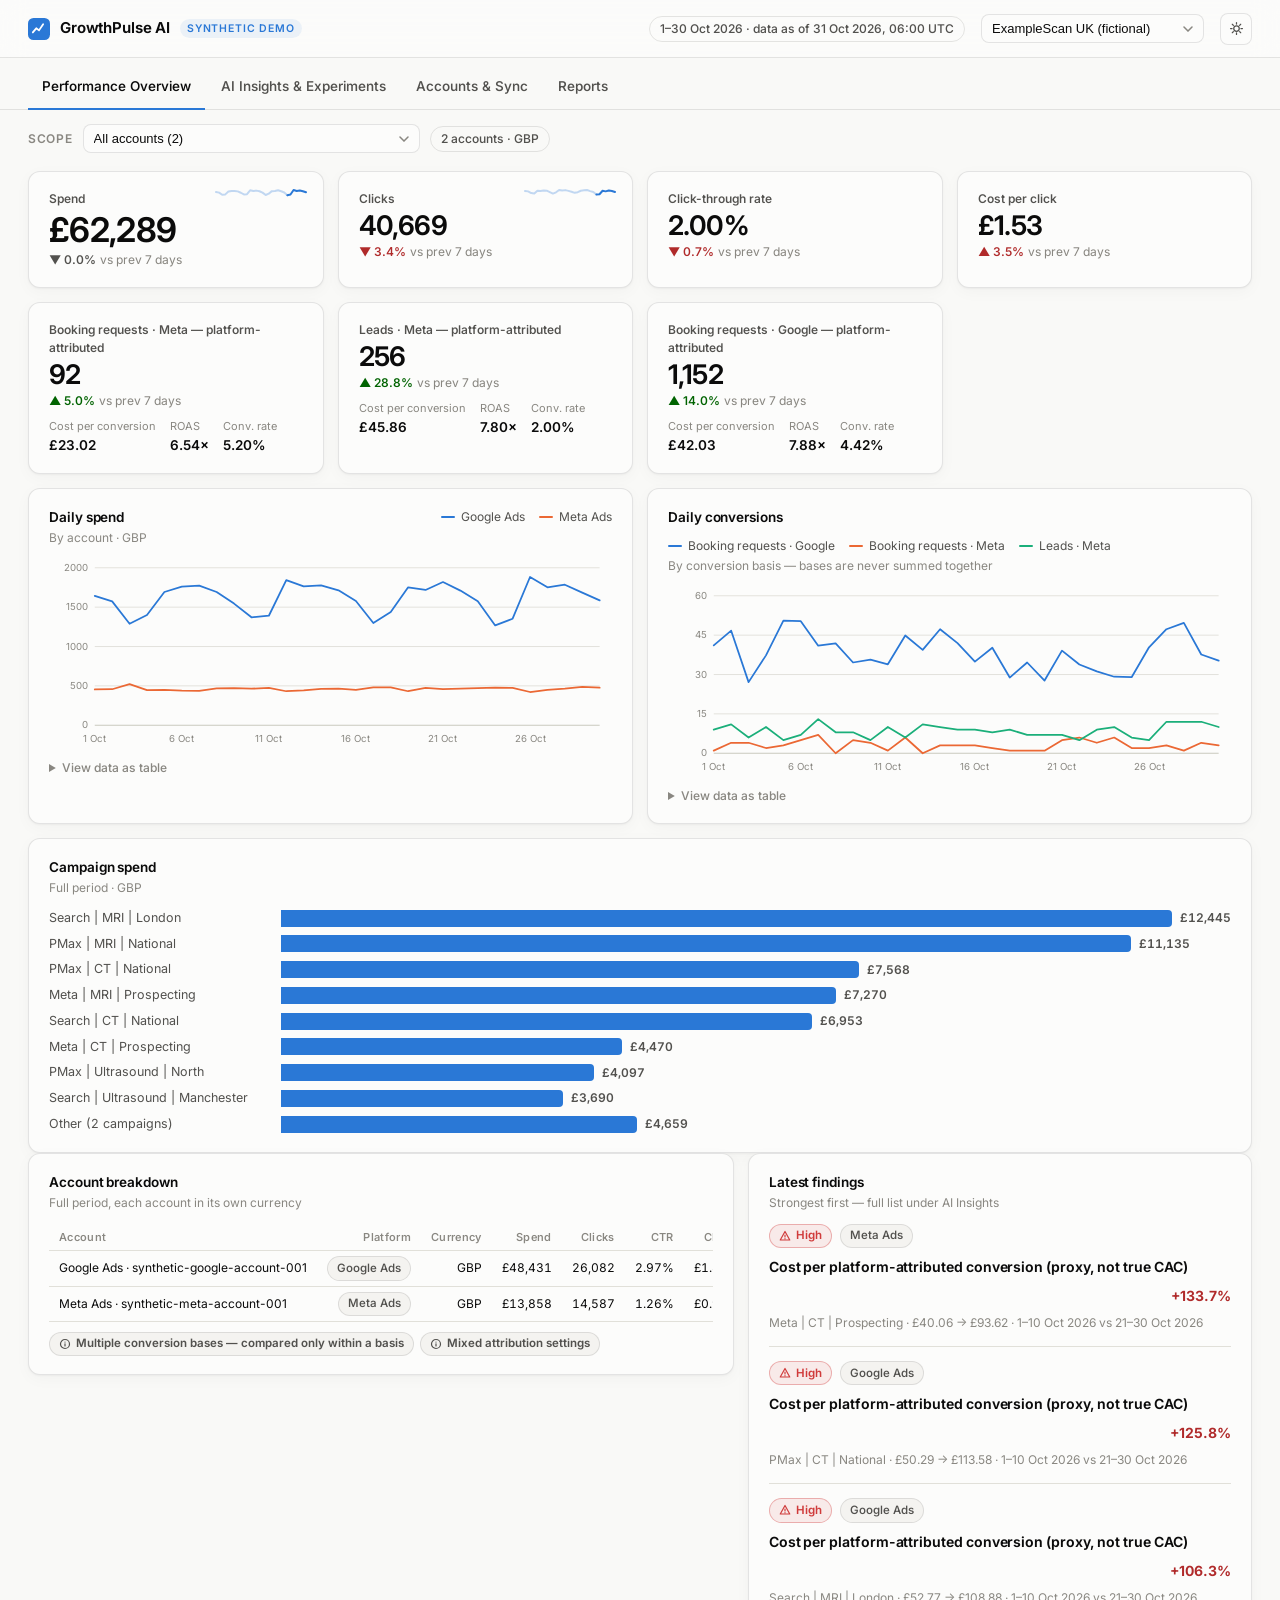
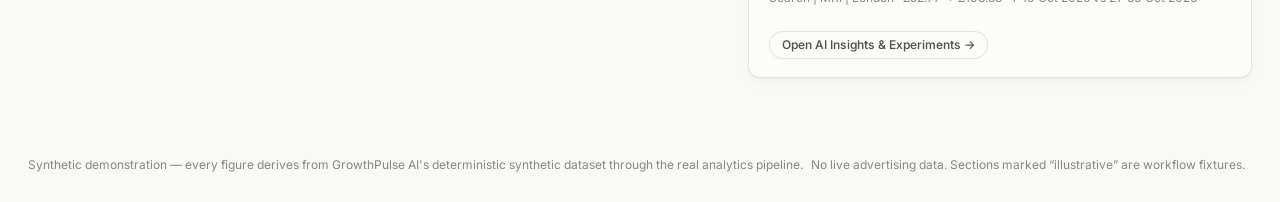
<file: frontend/index.html>
<!doctype html>
<html lang="en">
<head>
<meta charset="utf-8" />
<meta name="viewport" content="width=device-width, initial-scale=1" />
<title>GrowthPulse AI</title>
<meta name="description" content="Multi-client performance marketing intelligence — synthetic demonstration build." />
<link rel="icon" href="data:image/svg+xml,%3Csvg xmlns='http://www.w3.org/2000/svg' viewBox='0 0 32 32'%3E%3Crect width='32' height='32' rx='8' fill='%232a78d6'/%3E%3Cpath d='M7 21l5-6 4 3 6-9' fill='none' stroke='white' stroke-width='2.6' stroke-linecap='round' stroke-linejoin='round'/%3E%3C/svg%3E" />
<link rel="preconnect" href="https://fonts.googleapis.com" />
<link rel="preconnect" href="https://fonts.gstatic.com" crossorigin />
<link href="https://fonts.googleapis.com/css2?family=Inter:wght@400..750&display=swap" rel="stylesheet" />
<link rel="stylesheet" href="styles.css" />
</head>
<body>
  <header class="topbar">
    <div class="brand">
      <svg width="22" height="22" viewBox="0 0 32 32" aria-hidden="true">
        <rect width="32" height="32" rx="8" fill="var(--accent)" />
        <path d="M7 21l5-6 4 3 6-9" fill="none" stroke="#fff" stroke-width="2.6" stroke-linecap="round" stroke-linejoin="round" />
      </svg>
      <span>GrowthPulse&nbsp;AI</span>
      <span class="tag">Synthetic demo</span>
    </div>
    <div class="spacer"></div>
    <span class="chip" id="period-chip" title="Reporting period of the loaded synthetic dataset"></span>
    <label class="label" for="client-select" style="position:absolute;left:-9999px">Client</label>
    <select class="select" id="client-select" aria-label="Client"></select>
    <button class="icon-btn" id="theme-toggle" aria-label="Toggle dark mode" title="Toggle dark mode">
      <svg width="15" height="15" viewBox="0 0 24 24" fill="none" stroke="currentColor" stroke-width="2" stroke-linecap="round" aria-hidden="true">
        <circle cx="12" cy="12" r="4.4" />
        <path d="M12 2.5v2.4M12 19.1v2.4M2.5 12h2.4M19.1 12h2.4M5.3 5.3l1.7 1.7M17 17l1.7 1.7M18.7 5.3L17 7M7 17l-1.7 1.7" />
      </svg>
    </button>
  </header>

  <nav class="nav" id="tabs" role="tablist" aria-label="Dashboard sections"></nav>
  <div class="nav-rule"></div>

  <div class="scopebar" id="scopebar">
    <span class="label">Scope</span>
    <select class="select" id="account-select" aria-label="Account scope"></select>
    <span class="chip" id="scope-note"></span>
  </div>

  <main id="app" aria-live="polite"></main>

  <footer>
    <span>Synthetic demonstration — every figure derives from GrowthPulse AI's deterministic synthetic dataset through the real analytics pipeline.</span>
    <span>No live advertising data. Sections marked “illustrative” are workflow fixtures.</span>
  </footer>

  <div class="viz-tooltip" id="viz-tooltip" hidden role="status"></div>

  <script type="module" src="js/app.js"></script>
</body>
</html>
</file>
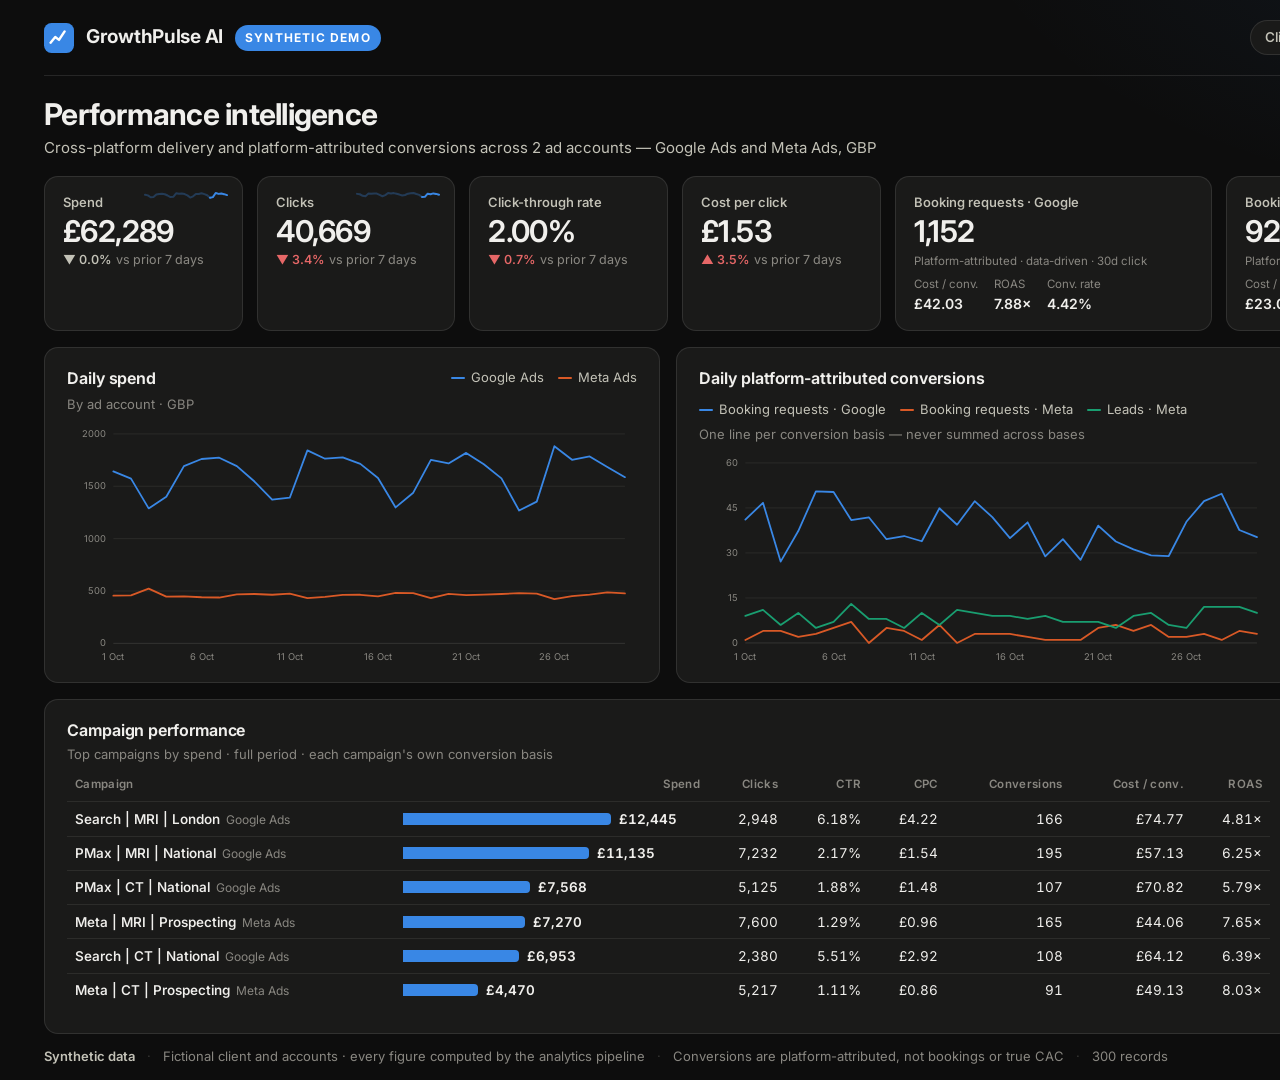
<file: frontend/showcase.html>
<!doctype html>
<html lang="en" data-theme="dark">
<head>
<meta charset="utf-8" />
<meta name="viewport" content="width=1920" />
<title>GrowthPulse AI — Showcase</title>
<link rel="preconnect" href="https://fonts.googleapis.com" />
<link rel="preconnect" href="https://fonts.gstatic.com" crossorigin />
<link href="https://fonts.googleapis.com/css2?family=Inter:wght@400..750&display=swap" rel="stylesheet" />
<link rel="stylesheet" href="styles.css" />
<link rel="stylesheet" href="showcase.css" />
</head>
<body class="showcase">
  <!-- Portfolio export canvas: exactly 1920 x 1080. Layouts: #performance, #findings.
       Built from data/dashboard_data.json, the same pipeline-generated file as the app. -->
  <div class="canvas" id="canvas"></div>
  <div class="viz-tooltip" id="viz-tooltip" hidden></div>
  <script type="module" src="js/showcase.js"></script>
</body>
</html>
</file>
<file: frontend/styles.css>
/* GrowthPulse AI dashboard — design system.
   Tokens follow the validated reference palette (light + dark are both selected,
   not auto-flipped). Charts consume the same custom properties. */

:root {
  color-scheme: light;
  --page: #f9f9f7;
  --surface: #fcfcfb;
  --surface-2: #f4f3f0;
  --ink: #0b0b0b;
  --ink-2: #52514e;
  --muted: #898781;
  --grid: #e1e0d9;
  --axis: #c3c2b7;
  --border: rgba(11, 11, 11, 0.1);
  --shadow: 0 1px 2px rgba(11, 11, 11, 0.04), 0 4px 16px rgba(11, 11, 11, 0.03);
  --s1: #2a78d6;
  --s2: #eb6834;
  --s3: #1baf7a;
  --s4: #eda100;
  --s5: #e87ba4;
  --good: #0ca30c;
  --warning: #fab219;
  --serious: #ec835a;
  --critical: #d03b3b;
  --delta-good: #006300;
  --delta-bad: #b02a2a;
  --accent: #2a78d6;
  --accent-wash: rgba(42, 120, 214, 0.08);
  --spark-dim: rgba(42, 120, 214, 0.28);
  --focus: #2a78d6;
}
@media (prefers-color-scheme: dark) {
  :root:where(:not([data-theme='light'])) {
    color-scheme: dark;
    --page: #0d0d0d;
    --surface: #1a1a19;
    --surface-2: #222220;
    --ink: #f0efec;
    --ink-2: #c3c2b7;
    --muted: #898781;
    --grid: #2c2c2a;
    --axis: #383835;
    --border: rgba(255, 255, 255, 0.1);
    --shadow: none;
    --s1: #3987e5;
    --s2: #d95926;
    --s3: #199e70;
    --s4: #c98500;
    --s5: #d55181;
    --delta-good: #0ca30c;
    --delta-bad: #e66767;
    --accent: #3987e5;
    --accent-wash: rgba(57, 135, 229, 0.14);
    --spark-dim: rgba(57, 135, 229, 0.3);
    --focus: #3987e5;
  }
}
:root[data-theme='dark'] {
  color-scheme: dark;
  --page: #0d0d0d;
  --surface: #1a1a19;
  --surface-2: #222220;
  --ink: #f0efec;
  --ink-2: #c3c2b7;
  --muted: #898781;
  --grid: #2c2c2a;
  --axis: #383835;
  --border: rgba(255, 255, 255, 0.1);
  --shadow: none;
  --s1: #3987e5;
  --s2: #d95926;
  --s3: #199e70;
  --s4: #c98500;
  --s5: #d55181;
  --delta-good: #0ca30c;
  --delta-bad: #e66767;
  --accent: #3987e5;
  --accent-wash: rgba(57, 135, 229, 0.14);
  --spark-dim: rgba(57, 135, 229, 0.3);
  --focus: #3987e5;
}

* { box-sizing: border-box; }
html { height: 100%; }
body {
  margin: 0;
  min-height: 100%;
  background: var(--page);
  color: var(--ink);
  font: 400 14px/1.5 'Inter', system-ui, -apple-system, 'Segoe UI', sans-serif;
  -webkit-font-smoothing: antialiased;
  text-rendering: optimizeLegibility;
}
a { color: var(--accent); text-decoration: none; }
button { font: inherit; color: inherit; }
:focus-visible { outline: 2px solid var(--focus); outline-offset: 2px; border-radius: 6px; }

/* ---------- chrome ---------- */

.topbar {
  position: sticky;
  top: 0;
  z-index: 30;
  display: flex;
  align-items: center;
  gap: 16px;
  padding: 0 28px;
  height: 58px;
  background: color-mix(in srgb, var(--surface) 86%, transparent);
  backdrop-filter: blur(12px);
  border-bottom: 1px solid var(--border);
}
.brand { display: flex; align-items: center; gap: 10px; font-weight: 650; font-size: 15px; letter-spacing: -0.01em; }
.brand svg { display: block; }
.brand .tag {
  font-size: 10.5px;
  font-weight: 600;
  letter-spacing: 0.08em;
  text-transform: uppercase;
  color: var(--accent);
  background: var(--accent-wash);
  padding: 2px 7px;
  border-radius: 99px;
}
.topbar .spacer { flex: 1; }

.select {
  appearance: none;
  display: inline-flex;
  align-items: center;
  border: 1px solid var(--border);
  background: var(--surface) url("data:image/svg+xml,%3Csvg xmlns='http://www.w3.org/2000/svg' width='10' height='6'%3E%3Cpath d='M1 1l4 4 4-4' fill='none' stroke='%23898781' stroke-width='1.5' stroke-linecap='round'/%3E%3C/svg%3E") no-repeat right 10px center;
  border-radius: 8px;
  padding: 6px 28px 6px 10px;
  font-size: 13px;
  font-weight: 520;
  color: var(--ink);
  cursor: pointer;
}
.select:hover { border-color: var(--axis); }

.chip {
  display: inline-flex;
  align-items: center;
  gap: 6px;
  font-size: 12px;
  font-weight: 520;
  color: var(--ink-2);
  border: 1px solid var(--border);
  border-radius: 99px;
  padding: 3px 10px;
  white-space: nowrap;
}
.chip .dot { width: 7px; height: 7px; border-radius: 99px; }

.icon-btn {
  display: inline-flex;
  align-items: center;
  justify-content: center;
  width: 32px;
  height: 32px;
  border: 1px solid var(--border);
  border-radius: 8px;
  background: var(--surface);
  cursor: pointer;
  color: var(--ink-2);
}
.icon-btn:hover { background: var(--surface-2); }

.nav {
  display: flex;
  align-items: center;
  gap: 2px;
  padding: 10px 28px 0;
  max-width: 1440px;
  margin: 0 auto;
}
.nav button {
  border: 0;
  background: none;
  padding: 8px 14px 12px;
  font-size: 13.5px;
  font-weight: 540;
  color: var(--ink-2);
  cursor: pointer;
  border-bottom: 2px solid transparent;
}
.nav button:hover { color: var(--ink); }
.nav button[aria-selected='true'] { color: var(--ink); border-bottom-color: var(--accent); }
.nav-rule { border-bottom: 1px solid var(--border); margin-top: -1px; }

.scopebar {
  display: flex;
  align-items: center;
  flex-wrap: wrap;
  gap: 10px;
  padding: 14px 28px 0;
  max-width: 1440px;
  margin: 0 auto;
}
.scopebar .label { font-size: 12px; font-weight: 600; letter-spacing: 0.06em; text-transform: uppercase; color: var(--muted); }

main { max-width: 1440px; margin: 0 auto; padding: 18px 28px 64px; }
footer {
  max-width: 1440px;
  margin: 0 auto;
  padding: 0 28px 28px;
  color: var(--muted);
  font-size: 12px;
  display: flex;
  gap: 8px;
  flex-wrap: wrap;
}

/* ---------- cards & layout ---------- */

.card {
  background: var(--surface);
  border: 1px solid var(--border);
  border-radius: 12px;
  box-shadow: var(--shadow);
  padding: 18px 20px;
  min-width: 0;
}
.card > h3 {
  margin: 0 0 2px;
  font-size: 13.5px;
  font-weight: 620;
  letter-spacing: -0.005em;
}
.card .sub { margin: 0 0 12px; font-size: 12px; color: var(--muted); }

.grid { display: grid; gap: 14px; margin-bottom: 14px; }
.grid.tiles { grid-template-columns: repeat(4, minmax(0, 1fr)); }
.grid.charts { grid-template-columns: repeat(2, minmax(0, 1fr)); }
.grid.split { grid-template-columns: minmax(0, 7fr) minmax(0, 5fr); align-items: start; }
.grid.wide { grid-template-columns: minmax(0, 1fr); }

.section-head {
  display: flex;
  align-items: baseline;
  gap: 10px;
  margin: 22px 0 12px;
}
.section-head h2 { margin: 0; font-size: 16px; font-weight: 650; letter-spacing: -0.01em; }
.section-head .meta { font-size: 12px; color: var(--muted); }
.section-head:first-child { margin-top: 4px; }

/* ---------- stat tiles ---------- */

.tile { display: flex; flex-direction: column; gap: 2px; position: relative; }
.tile .label { font-size: 12px; font-weight: 560; color: var(--ink-2); }
.tile .value { font-size: 27px; font-weight: 640; letter-spacing: -0.02em; line-height: 1.15; }
.tile.hero .value { font-size: 34px; }
.tile .delta { display: inline-flex; align-items: center; gap: 4px; font-size: 12px; font-weight: 560; color: var(--ink-2); }
.tile .delta.up-good, .tile .delta.down-good { color: var(--delta-good); }
.tile .delta.up-bad, .tile .delta.down-bad { color: var(--delta-bad); }
.tile .delta .vs { font-weight: 420; color: var(--muted); }
.tile .spark { position: absolute; right: 16px; top: 16px; }
.tile .subrow { display: flex; gap: 14px; margin-top: 6px; }
.tile .subrow .mini { display: flex; flex-direction: column; }
.tile .subrow .mini .k { font-size: 11px; color: var(--muted); }
.tile .subrow .mini .v { font-size: 13.5px; font-weight: 600; font-variant-numeric: normal; }

/* ---------- charts ---------- */

.chart-head { display: flex; align-items: center; justify-content: space-between; gap: 10px; flex-wrap: wrap; margin-bottom: 2px; }
.chart-head h3 { margin: 0; font-size: 13.5px; font-weight: 620; letter-spacing: -0.005em; }
.legend { display: flex; gap: 14px; flex-wrap: wrap; }
.legend .key { display: inline-flex; align-items: center; gap: 6px; font-size: 12px; color: var(--ink-2); }
.legend .key .swatch-line { width: 14px; height: 0; border-top: 2.5px solid; border-radius: 2px; }
.legend .key .swatch-rect { width: 10px; height: 10px; border-radius: 3px; }

.chart { position: relative; margin-top: 8px; }
.chart svg { display: block; width: 100%; height: auto; }
.chart .axis-text { font-size: 11px; fill: var(--muted); }
.chart .gridline { stroke: var(--grid); stroke-width: 1; }
.chart .baseline { stroke: var(--axis); stroke-width: 1; }
.chart .crosshair { stroke: var(--axis); stroke-width: 1; }
.chart:focus-visible { outline: 2px solid var(--focus); outline-offset: 4px; }

.viz-tooltip {
  position: fixed;
  z-index: 60;
  pointer-events: none;
  background: var(--surface);
  border: 1px solid var(--border);
  border-radius: 10px;
  box-shadow: 0 6px 24px rgba(11, 11, 11, 0.14);
  padding: 9px 11px;
  font-size: 12px;
  min-width: 150px;
  max-width: 280px;
}
.viz-tooltip .t-title { color: var(--muted); font-size: 11px; margin-bottom: 5px; }
.viz-tooltip .t-row { display: flex; align-items: center; gap: 7px; padding: 1.5px 0; }
.viz-tooltip .t-key { width: 12px; border-top: 2.5px solid; border-radius: 2px; flex: none; }
.viz-tooltip .t-name { color: var(--ink-2); flex: 1; min-width: 0; overflow: hidden; text-overflow: ellipsis; white-space: nowrap; }
.viz-tooltip .t-val { font-weight: 640; margin-left: auto; font-variant-numeric: tabular-nums; }

.table-view { margin-top: 10px; font-size: 12px; }
.table-view summary { cursor: pointer; color: var(--muted); font-weight: 520; }
.table-view summary:hover { color: var(--ink-2); }
.table-wrap { overflow-x: auto; margin-top: 8px; }
table.data {
  border-collapse: collapse;
  width: 100%;
  font-size: 12px;
}
table.data th, table.data td {
  text-align: right;
  padding: 5px 10px;
  border-bottom: 1px solid var(--grid);
  white-space: nowrap;
  font-variant-numeric: tabular-nums;
}
table.data th:first-child, table.data td:first-child { text-align: left; font-variant-numeric: normal; }
table.data th { color: var(--muted); font-weight: 560; font-size: 11px; letter-spacing: 0.03em; }

/* horizontal bars */
.hbars { display: grid; grid-template-columns: minmax(130px, 220px) 1fr; row-gap: 7px; column-gap: 12px; align-items: center; margin-top: 10px; }
.hbars .blabel { font-size: 12.5px; color: var(--ink-2); overflow: hidden; text-overflow: ellipsis; white-space: nowrap; }
.hbars .track { display: flex; align-items: center; gap: 8px; min-width: 0; }
.hbars .bar {
  height: 17px;
  border-radius: 0 4px 4px 0;
  background: var(--s1);
  min-width: 2px;
  transition: filter 0.12s ease;
}
.hbars .row-hit { display: contents; cursor: default; }
.hbars .row-hit:hover .bar, .hbars .row-hit:focus-visible .bar { filter: brightness(1.12); }
.hbars .bval { font-size: 12px; font-weight: 600; color: var(--ink-2); white-space: nowrap; font-variant-numeric: tabular-nums; }

/* ---------- badges & findings ---------- */

.badge {
  display: inline-flex;
  align-items: center;
  gap: 5px;
  font-size: 11.5px;
  font-weight: 620;
  border-radius: 99px;
  padding: 2.5px 9px;
  border: 1px solid transparent;
}
.badge svg { flex: none; }
.badge.sev-high { color: var(--critical); border-color: color-mix(in srgb, var(--critical) 35%, transparent); background: color-mix(in srgb, var(--critical) 9%, transparent); }
.badge.sev-medium { color: color-mix(in srgb, var(--serious) 72%, var(--ink)); border-color: color-mix(in srgb, var(--serious) 45%, transparent); background: color-mix(in srgb, var(--serious) 11%, transparent); }
.badge.sev-info { color: var(--ink-2); border-color: var(--border); background: var(--surface-2); }
.badge.positive { color: var(--delta-good); border-color: color-mix(in srgb, var(--good) 40%, transparent); background: color-mix(in srgb, var(--good) 9%, transparent); }
.badge.neutral { color: var(--ink-2); border-color: var(--border); background: var(--surface-2); }
.badge.plat { color: var(--ink-2); border-color: var(--border); background: var(--surface-2); font-weight: 540; }

.finding { display: flex; flex-direction: column; gap: 8px; }
.finding + .finding { border-top: 1px solid var(--grid); margin-top: 14px; padding-top: 14px; }
.finding .frow { display: flex; align-items: center; gap: 8px; flex-wrap: wrap; }
.finding .fmetric { font-size: 14px; font-weight: 640; letter-spacing: -0.005em; }
.finding .fchange { font-size: 14px; font-weight: 680; margin-left: auto; white-space: nowrap; }
.finding .fchange.adverse { color: var(--delta-bad); }
.finding .fchange.positive { color: var(--delta-good); }
.finding .fvals { font-size: 12px; color: var(--muted); }
.finding .fobs { font-size: 13px; color: var(--ink-2); margin: 0; max-width: 72ch; }
.finding .ffoot { font-size: 11.5px; color: var(--muted); }

.filter-row { display: flex; gap: 6px; flex-wrap: wrap; }
.filter-row button {
  border: 1px solid var(--border);
  background: var(--surface);
  border-radius: 99px;
  padding: 4px 12px;
  font-size: 12px;
  font-weight: 540;
  color: var(--ink-2);
  cursor: pointer;
}
.filter-row button:hover { background: var(--surface-2); }
.filter-row button[aria-pressed='true'] { background: var(--accent-wash); border-color: color-mix(in srgb, var(--accent) 45%, transparent); color: var(--accent); }

/* ---------- experiments workflow ---------- */

.demo-banner {
  display: flex;
  gap: 10px;
  align-items: flex-start;
  border: 1px solid color-mix(in srgb, var(--warning) 50%, transparent);
  background: color-mix(in srgb, var(--warning) 9%, transparent);
  border-radius: 10px;
  padding: 10px 13px;
  font-size: 12.5px;
  color: var(--ink-2);
  margin-bottom: 14px;
}
.demo-banner strong { color: var(--ink); font-weight: 640; }

.wf-col { margin-bottom: 16px; }
.wf-col h4 {
  margin: 0 0 8px;
  font-size: 11.5px;
  font-weight: 650;
  letter-spacing: 0.07em;
  text-transform: uppercase;
  color: var(--muted);
  display: flex;
  gap: 7px;
  align-items: center;
}
.wf-col h4 .count { background: var(--surface-2); border-radius: 99px; padding: 0 7px; font-size: 11px; color: var(--ink-2); }
.exp-card {
  border: 1px solid var(--border);
  border-radius: 10px;
  padding: 12px 14px;
  margin-bottom: 8px;
  background: var(--surface);
}
.exp-card .et { font-size: 13px; font-weight: 630; margin-bottom: 4px; letter-spacing: -0.005em; }
.exp-card .eh { font-size: 12.5px; color: var(--ink-2); margin: 0 0 8px; display: -webkit-box; -webkit-line-clamp: 3; -webkit-box-orient: vertical; overflow: hidden; }
.exp-card .erow { display: flex; align-items: center; gap: 7px; flex-wrap: wrap; }
.exp-card .emetric { font-size: 11px; color: var(--muted); font-weight: 540; }
.exp-actions { display: flex; gap: 6px; margin-top: 10px; }
.exp-actions button {
  border: 1px solid var(--border);
  background: var(--surface);
  border-radius: 7px;
  padding: 4px 11px;
  font-size: 12px;
  font-weight: 560;
  cursor: pointer;
  color: var(--ink-2);
}
.exp-actions button.primary { background: var(--accent); border-color: var(--accent); color: #fff; }
.exp-actions button:hover { filter: brightness(1.06); }

/* ---------- tables & misc ---------- */

.status-chip { display: inline-flex; align-items: center; gap: 6px; font-size: 12px; font-weight: 560; }
.status-chip .dot { width: 7px; height: 7px; border-radius: 99px; }

.mono { font-family: ui-monospace, 'SF Mono', Menlo, monospace; font-size: 11.5px; }
.copy-btn { border: 0; background: none; cursor: pointer; color: var(--muted); padding: 2px; }
.copy-btn:hover { color: var(--accent); }

.note { font-size: 12px; color: var(--muted); }
.limit-list { margin: 6px 0 0; padding-left: 18px; font-size: 12.5px; color: var(--ink-2); }
.limit-list li { margin-bottom: 4px; }

.compat { display: flex; gap: 6px; flex-wrap: wrap; margin-top: 10px; }

.empty { color: var(--muted); font-size: 13px; padding: 18px 0; text-align: center; }

/* ---------- AI insights panel ---------- */

.ai-panel { margin-bottom: 14px; }
.ai-prov { display: flex; flex-wrap: wrap; gap: 6px; align-items: center; margin: 2px 0 12px; }
.ai-prov .mono { font-size: 11.5px; color: var(--muted); }
.badge.ai-source { color: var(--ink); border-color: color-mix(in srgb, var(--accent) 45%, transparent); background: color-mix(in srgb, var(--accent) 10%, transparent); }
.badge.ai-fallback { color: var(--ink); border-color: color-mix(in srgb, var(--warning) 55%, transparent); background: color-mix(in srgb, var(--warning) 12%, transparent); }
.ai-cols { display: grid; grid-template-columns: minmax(0, 1fr) minmax(0, 1fr) minmax(0, 1.4fr); gap: 16px; }
.ai-col h4 { margin: 0 0 8px; font-size: 11.5px; font-weight: 650; letter-spacing: 0.07em; text-transform: uppercase; color: var(--muted); }
.ai-col .kind-note { font-size: 11.5px; color: var(--muted); margin: -4px 0 8px; }
.ai-item { border: 1px solid var(--border); border-radius: 10px; padding: 10px 12px; margin-bottom: 8px; background: var(--surface); font-size: 12.5px; color: var(--ink-2); }
.ai-item p { margin: 0 0 6px; }
.ai-item .ai-title { font-size: 13px; font-weight: 630; color: var(--ink); margin-bottom: 4px; }
.ai-cites { display: flex; flex-wrap: wrap; gap: 4px; }
.ai-cite { font-size: 11px; color: var(--muted); border: 1px solid var(--border); border-radius: 99px; padding: 1px 8px; background: var(--surface-2); }
.ai-fields { display: grid; grid-template-columns: max-content minmax(0, 1fr); gap: 3px 10px; margin: 6px 0; font-size: 12px; }
.ai-fields dt { color: var(--muted); }
.ai-fields dd { margin: 0; color: var(--ink-2); }
.ai-spend { display: flex; flex-wrap: wrap; gap: 6px 18px; font-size: 12px; color: var(--ink-2); border-top: 1px solid var(--grid); padding-top: 10px; margin-top: 6px; }
.ai-legacy { font-size: 11.5px; color: var(--muted); border-left: 2px solid var(--border); padding-left: 8px; }
.ai-feas { border: 1px dashed var(--border); border-radius: 8px; padding: 8px 10px; margin: 6px 0 8px; background: var(--surface-2); }
.ai-feas p { margin: 0; }
.ai-feas-head { font-size: 11px; font-weight: 640; color: var(--muted); letter-spacing: 0.02em; margin-bottom: 4px; }
.ai-feas-more summary { font-size: 11.5px; color: var(--accent); cursor: pointer; margin-top: 4px; }
.badge.draft { color: var(--ink-2); border-color: var(--border); background: var(--surface-2); }
.badge.blocked { color: var(--ink); border-color: color-mix(in srgb, var(--warning) 55%, transparent); background: color-mix(in srgb, var(--warning) 14%, transparent); }
.ai-spend strong { color: var(--ink); font-weight: 640; }

@media (max-width: 1100px) {
  .grid.tiles { grid-template-columns: repeat(2, minmax(0, 1fr)); }
  .grid.charts, .grid.split { grid-template-columns: minmax(0, 1fr); }
  .ai-cols { grid-template-columns: minmax(0, 1fr); }
}
@media (max-width: 680px) {
  .topbar, .nav, .scopebar { padding-left: 16px; padding-right: 16px; }
  /* Four tabs fit at phone width with tighter padding; the row scrolls on its own if a
     larger font ever widens it, so the page itself never scrolls sideways. */
  .nav { overflow-x: auto; scrollbar-width: none; }
  .nav button { padding-left: 8px; padding-right: 8px; }
  main, footer { padding-left: 16px; padding-right: 16px; }
  .grid.tiles { grid-template-columns: minmax(0, 1fr); }
  .topbar { flex-wrap: wrap; height: auto; padding-top: 10px; padding-bottom: 10px; }
}
@media (prefers-reduced-motion: reduce) {
  * { transition: none !important; }
}
</file>
<file: frontend/showcase.css>
/* Portfolio showcase: a fixed 1920 x 1080 canvas in the dashboard's dark design system.
   Larger type than the app, so it stays readable when scaled into a slide. */

html, body.showcase { width: 1920px; height: 1080px; overflow: hidden; margin: 0; }
body.showcase { background: var(--page); font-size: 15px; }

.canvas {
  width: 1920px;
  height: 1080px;
  display: flex;
  flex-direction: column;
  padding: 0 44px;
  background:
    radial-gradient(1200px 520px at 88% -8%, rgba(57, 135, 229, 0.10), transparent 60%),
    var(--page);
}

/* header */
.sc-head {
  height: 76px;
  flex: none;
  display: flex;
  align-items: center;
  gap: 18px;
  border-bottom: 1px solid var(--border);
}
.sc-brand { display: flex; align-items: center; gap: 12px; font-size: 19px; font-weight: 680; letter-spacing: -0.015em; }
.sc-brand .tag {
  font-size: 12px; font-weight: 680; letter-spacing: 0.1em; text-transform: uppercase;
  color: #fff; background: var(--accent); padding: 4px 10px; border-radius: 99px;
}
.sc-head .spacer { flex: 1; }
.sc-meta { display: flex; align-items: center; gap: 10px; }
.sc-pill {
  display: inline-flex; align-items: center; gap: 8px;
  font-size: 13.5px; font-weight: 560; color: var(--ink-2);
  border: 1px solid var(--border); border-radius: 99px; padding: 6px 14px;
  background: var(--surface);
}
.sc-pill strong { color: var(--ink); font-weight: 640; }
.sc-pill .mono { font-size: 12.5px; }

/* title */
.sc-title { flex: none; display: flex; align-items: flex-end; justify-content: space-between; gap: 24px; padding: 22px 0 16px; }
.sc-title h1 { margin: 0; font-size: 30px; font-weight: 700; letter-spacing: -0.025em; line-height: 1.1; }
.sc-title p { margin: 6px 0 0; font-size: 15px; color: var(--ink-2); }
.sc-title .platforms { display: flex; gap: 8px; }

/* body grids */
.sc-body { flex: 1; min-height: 0; display: flex; flex-direction: column; gap: 16px; }
.sc-tiles { display: grid; grid-template-columns: repeat(4, minmax(0, 1fr)) 1.6fr 1.6fr 1.6fr; gap: 14px; flex: none; }
.sc-main {
  flex: 1; min-height: 0;
  display: grid;
  grid-template-columns: minmax(0, 1fr) minmax(0, 1fr) minmax(0, 0.92fr);
  grid-template-rows: minmax(0, 1fr) minmax(0, 1fr);
  gap: 16px;
}
.sc-main .span-rows { grid-row: 1 / span 2; grid-column: 3; }
.sc-main .span-cols { grid-column: 1 / span 2; }

.showcase .card { padding: 18px 22px; border-radius: 14px; overflow: hidden; display: flex; flex-direction: column; min-height: 0; }
.showcase .card > h3, .showcase .chart-head h3 { font-size: 16px; font-weight: 650; margin: 0; }
.showcase .card .sub { font-size: 13px; margin: 3px 0 8px; }
.showcase .table-view { display: none; }
.showcase .chart { margin-top: 2px; }
.showcase .chart .axis-text { font-size: 10.5px; }
.showcase .legend .key { font-size: 13px; }

/* tiles */
.showcase .tile { padding: 16px 18px; }
.showcase .tile .label { font-size: 13px; }
.showcase .tile .value { font-size: 30px; }
.showcase .tile .delta { font-size: 12.5px; white-space: nowrap; }
.showcase .tile .spark { right: 14px; top: 14px; }
.showcase .tile .subrow { gap: 16px; margin-top: 4px; }
.showcase .tile .subrow .mini .k { font-size: 11.5px; }
.showcase .tile .subrow .mini .v { font-size: 14px; }
.tile .basis-note { font-size: 11.5px; color: var(--muted); margin-top: 2px; }

/* campaign table with inline bars */
.camp { width: 100%; border-collapse: collapse; font-size: 13.5px; }
.camp th { font-size: 11.5px; font-weight: 600; color: var(--muted); text-align: right; padding: 4px 8px 8px; letter-spacing: 0.03em; white-space: nowrap; }
.camp td { padding: 6.5px 8px; border-top: 1px solid var(--grid); text-align: right; white-space: nowrap; font-variant-numeric: tabular-nums; }
.camp th:first-child, .camp td:first-child { text-align: left; }
.camp .name { color: var(--ink); font-weight: 560; }
.camp .platform { color: var(--muted); font-size: 12px; margin-left: 6px; }
.camp .barcell { width: 26%; }
.camp .bartrack { display: flex; align-items: center; gap: 8px; }
.camp .bar { height: 12px; border-radius: 0 4px 4px 0; background: var(--s1); }
.camp .barval { font-weight: 620; }

/* compact findings */
.sc-finding { padding: 14px 0; border-top: 1px solid var(--grid); }
.sc-finding:first-of-type { border-top: 0; padding-top: 6px; }
.sc-finding .row { display: flex; align-items: center; gap: 8px; }
.sc-finding .change { margin-left: auto; font-size: 24px; font-weight: 700; letter-spacing: -0.02em; color: var(--delta-bad); }
.sc-finding .metric { font-size: 15px; font-weight: 640; margin: 8px 0 3px; }
.sc-finding .ctx { font-size: 13px; color: var(--ink-2); }
.sc-finding .vals { font-size: 13px; color: var(--muted); margin-top: 3px; }

/* footer disclosure */
.sc-foot {
  max-width: none; margin: 0; padding: 0;
  flex: none; height: 46px; display: flex; align-items: center; gap: 12px;
  font-size: 13px; color: var(--muted); white-space: nowrap;
}
.sc-foot .sep { color: var(--axis); }
.sc-foot strong { color: var(--ink-2); font-weight: 600; }

/* findings -> experiments layout */
.flow-head { display: grid; grid-template-columns: minmax(0, 1fr) 76px minmax(0, 1fr); gap: 0; flex: none; }
.flow-head div { font-size: 12.5px; font-weight: 680; letter-spacing: 0.09em; text-transform: uppercase; color: var(--muted); padding: 0 4px 2px; }
.flow { flex: 1; min-height: 0; display: grid; grid-template-rows: repeat(3, minmax(0, 1fr)); gap: 14px; }
.flow-row { display: grid; grid-template-columns: minmax(0, 1fr) 76px minmax(0, 1fr); align-items: stretch; min-height: 0; }
.flow-link { display: flex; align-items: center; justify-content: center; position: relative; }
.flow-link svg { display: block; }
.flow .card { padding: 16px 22px; justify-content: space-between; }

.ev-top { display: flex; align-items: center; gap: 8px; }
.ev-change { margin-left: auto; font-size: 30px; font-weight: 720; letter-spacing: -0.025em; line-height: 1; }
.ev-change.adverse { color: var(--delta-bad); }
.ev-metric { font-size: 17px; font-weight: 660; margin: 8px 0 2px; letter-spacing: -0.01em; }
.ev-camp { font-size: 13.5px; color: var(--ink-2); }
.ev-periods { font-size: 13.5px; color: var(--ink-2); margin-top: 6px; }
.ev-periods strong { color: var(--ink); font-weight: 640; }
.ev-grid { display: grid; grid-template-columns: repeat(4, minmax(0, 1fr)); gap: 8px; margin-top: 10px; }
.ev-cell { background: var(--surface-2); border-radius: 9px; padding: 7px 10px; min-width: 0; }
.ev-cell .k { font-size: 11px; color: var(--muted); font-weight: 560; letter-spacing: 0.02em; }
.ev-cell .v { font-size: 13.5px; font-weight: 620; white-space: nowrap; overflow: hidden; text-overflow: ellipsis; }

.ex-top { display: flex; align-items: center; gap: 8px; }
.ex-title { font-size: 17px; font-weight: 660; letter-spacing: -0.01em; margin: 8px 0 4px; }
.ex-hyp { font-size: 13.5px; color: var(--ink-2); margin: 0; line-height: 1.45; }
.ex-meta { display: grid; grid-template-columns: minmax(0, 1.35fr) minmax(0, 1fr); gap: 8px; margin-top: 10px; }
.ex-status { margin-left: auto; }
.badge.approval { color: var(--ink); border-color: color-mix(in srgb, var(--warning) 55%, transparent); background: color-mix(in srgb, var(--warning) 12%, transparent); }
.badge.draft { color: var(--ink-2); border-color: var(--border); background: var(--surface-2); }

.disclosure {
  flex: none;
  display: flex; align-items: center; gap: 12px;
  border: 1px solid color-mix(in srgb, var(--warning) 50%, transparent);
  background: color-mix(in srgb, var(--warning) 8%, transparent);
  border-radius: 12px; padding: 12px 18px; font-size: 14px; color: var(--ink-2);
}
.disclosure strong { color: var(--ink); font-weight: 680; }
</file>
